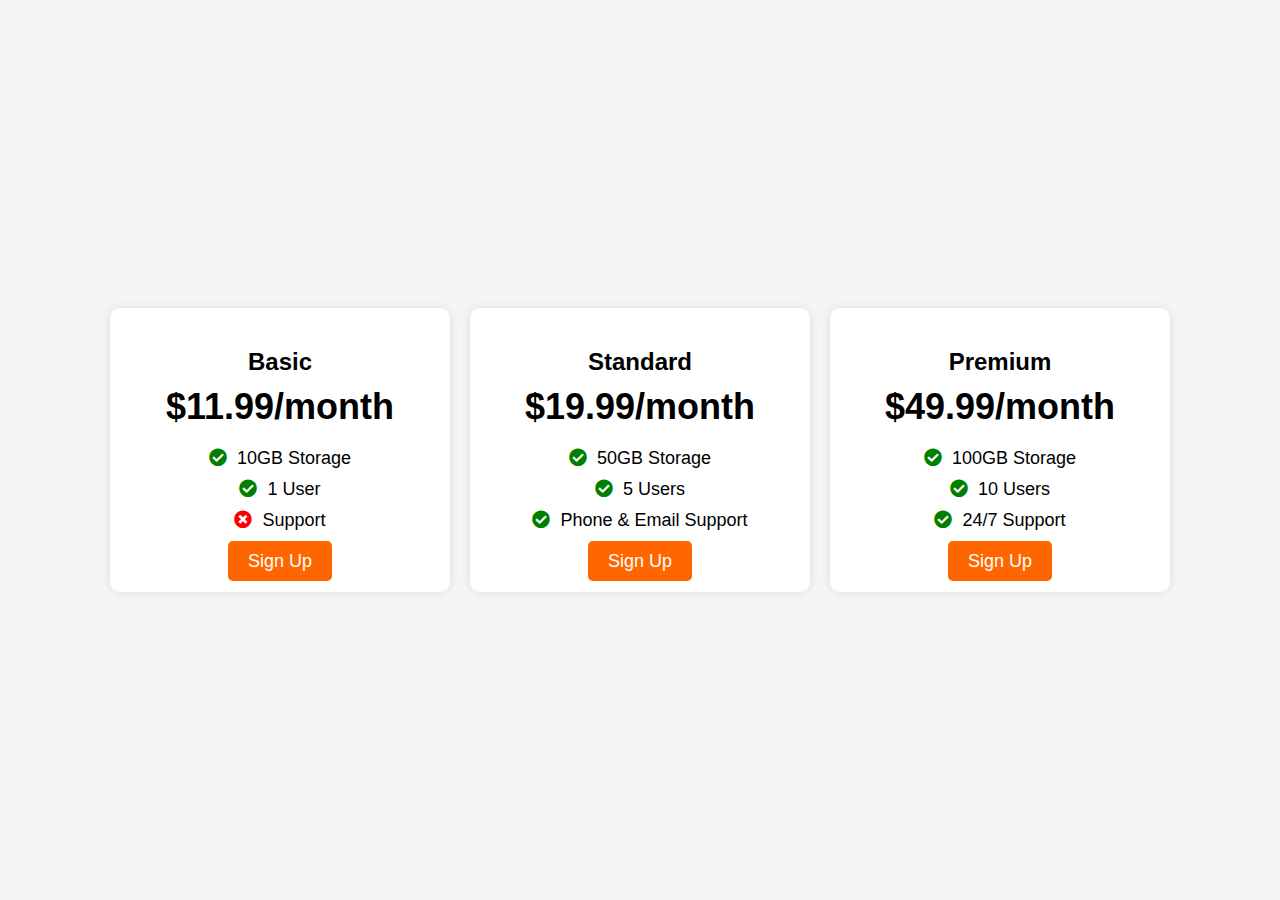
<file: index.html>
<html>
<head>
    <title>Pricing Plans</title>
    <link rel="stylesheet" href="https://cdnjs.cloudflare.com/ajax/libs/font-awesome/5.15.3/css/all.min.css">
    <style>
        body {
            font-family: 'Arial', sans-serif;
            display: flex;
            justify-content: center;
            align-items: center;
            height: 100vh;
            margin: 0;
            background-color: #f5f5f5;
        }
        .pricing-table {
            display: flex;
            justify-content: center;
            gap: 20px;
        }
        .pricing-plan {
            background-color: #fff;
            border-radius: 10px;
            box-shadow: 0 0 10px rgba(0, 0, 0, 0.1);
            padding: 20px;
            text-align: center;
            width: 300px;
        }
        .pricing-plan h2 {
            font-size: 24px;
            margin-bottom: 10px;
            font-weight: bold;
        }
        .pricing-plan .price {
            font-size: 36px;
            margin-bottom: 20px;
            font-weight: bold;
        }
        .pricing-plan ul {
            list-style: none;
            padding: 0;
            margin: 0 0 20px 0;
        }
        .pricing-plan ul li {
            font-size: 18px;
            margin-bottom: 10px;
        }
        .pricing-plan ul li i {
            margin-right: 10px;
        }
        .pricing-plan .sign-up {
            background-color: #ff6600;
            color: #fff;
            padding: 10px 20px;
            text-decoration: none;
            border-radius: 5px;
            font-size: 18px;
        }
        @media (max-width: 900px) {
            .pricing-table {
                flex-direction: column;
                align-items: center;
            }
            .pricing-plan {
                width: 80%;
                margin-bottom: 20px;
            }
        }
    </style>
</head>
<body>
    <div class="pricing-table">
        <div class="pricing-plan">
            <h2>Basic</h2>
            <div class="price">$11.99/month</div>
            <ul>
                <li><i class="fas fa-check-circle" style="color: green;"></i>10GB Storage</li>
                <li><i class="fas fa-check-circle" style="color: green;"></i>1 User</li>
                <li><i class="fas fa-times-circle" style="color: red;"></i>Support</li>
            </ul>
            <a href="#" class="sign-up">Sign Up</a>
        </div>
        <div class="pricing-plan">
            <h2>Standard</h2>
            <div class="price">$19.99/month</div>
            <ul>
                <li><i class="fas fa-check-circle" style="color: green;"></i>50GB Storage</li>
                <li><i class="fas fa-check-circle" style="color: green;"></i>5 Users</li>
                <li><i class="fas fa-check-circle" style="color: green;"></i>Phone & Email Support</li>
            </ul>
            <a href="#" class="sign-up">Sign Up</a>
        </div>
        <div class="pricing-plan">
            <h2>Premium</h2>
            <div class="price">$49.99/month</div>
            <ul>
                <li><i class="fas fa-check-circle" style="color: green;"></i>100GB Storage</li>
                <li><i class="fas fa-check-circle" style="color: green;"></i>10 Users</li>
                <li><i class="fas fa-check-circle" style="color: green;"></i>24/7 Support</li>
            </ul>
            <a href="#" class="sign-up">Sign Up</a>
        </div>
    </div>
</body>
</html>
</file>
